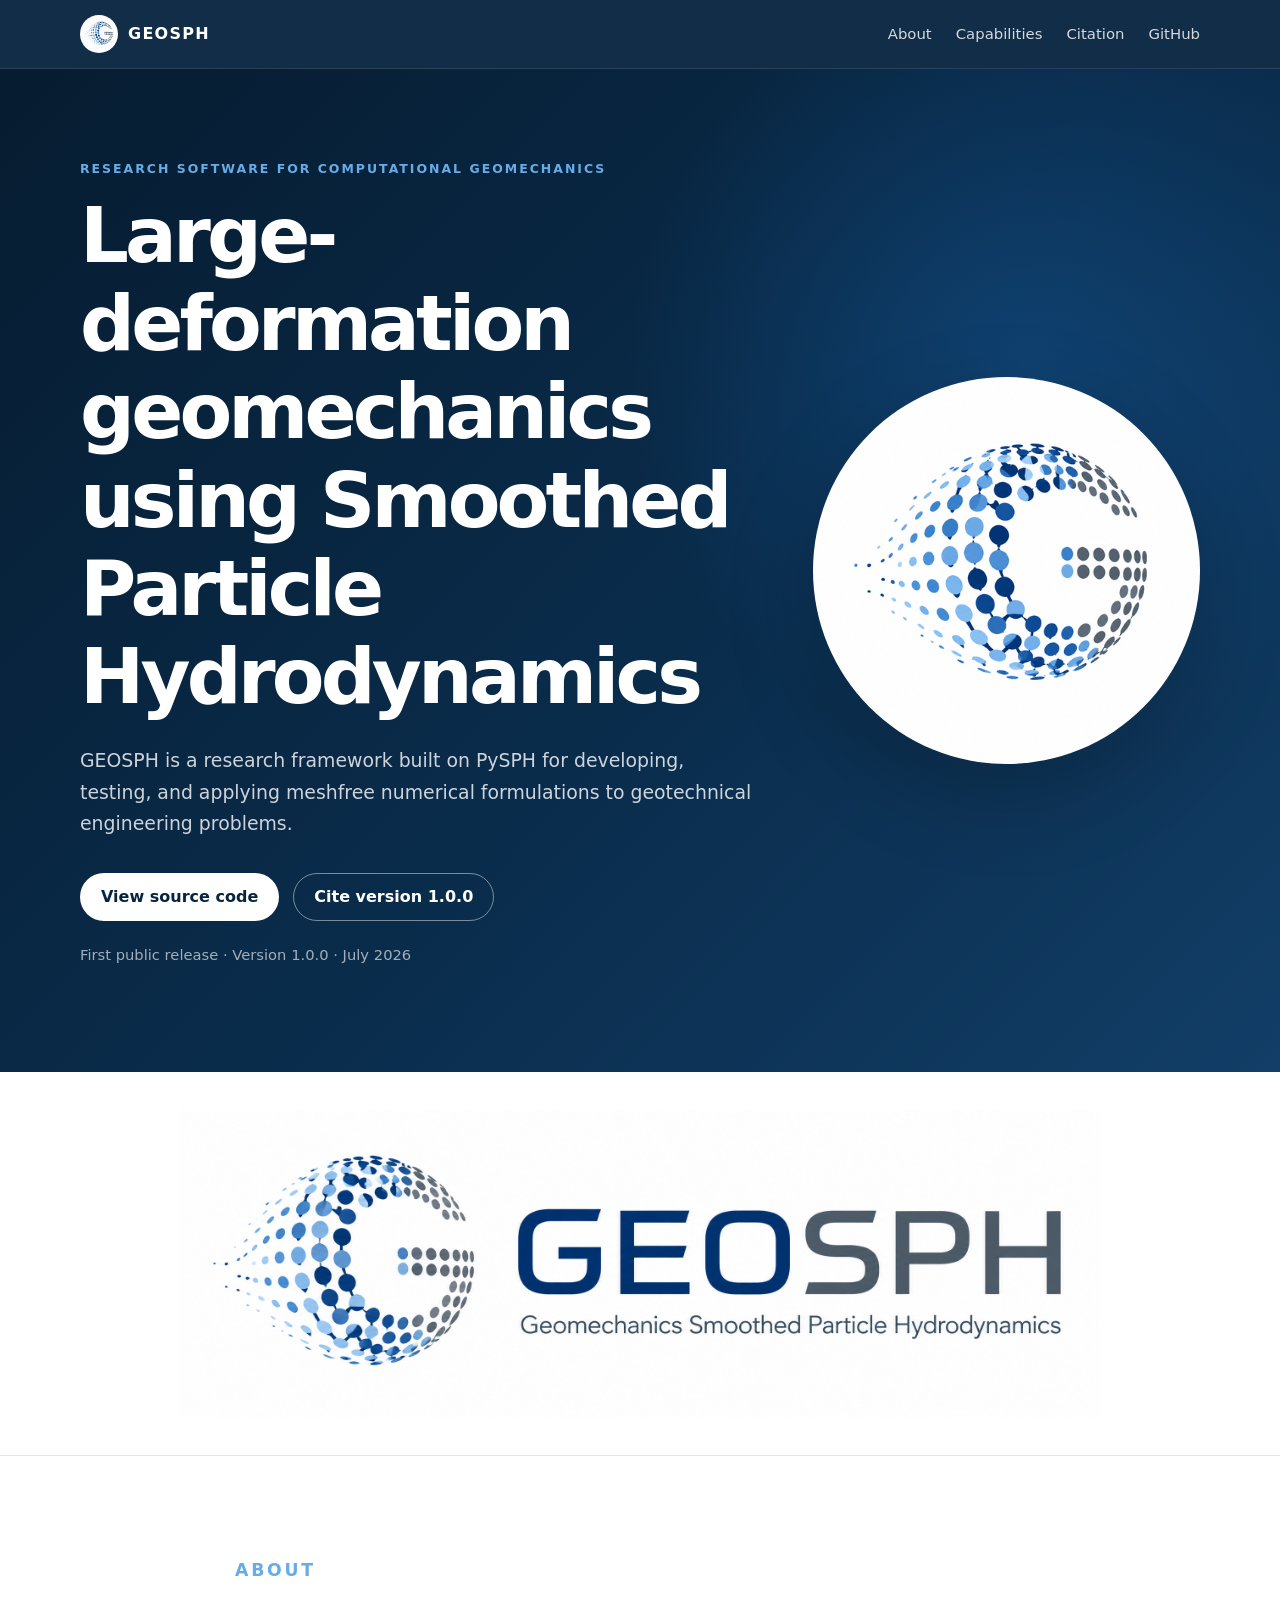
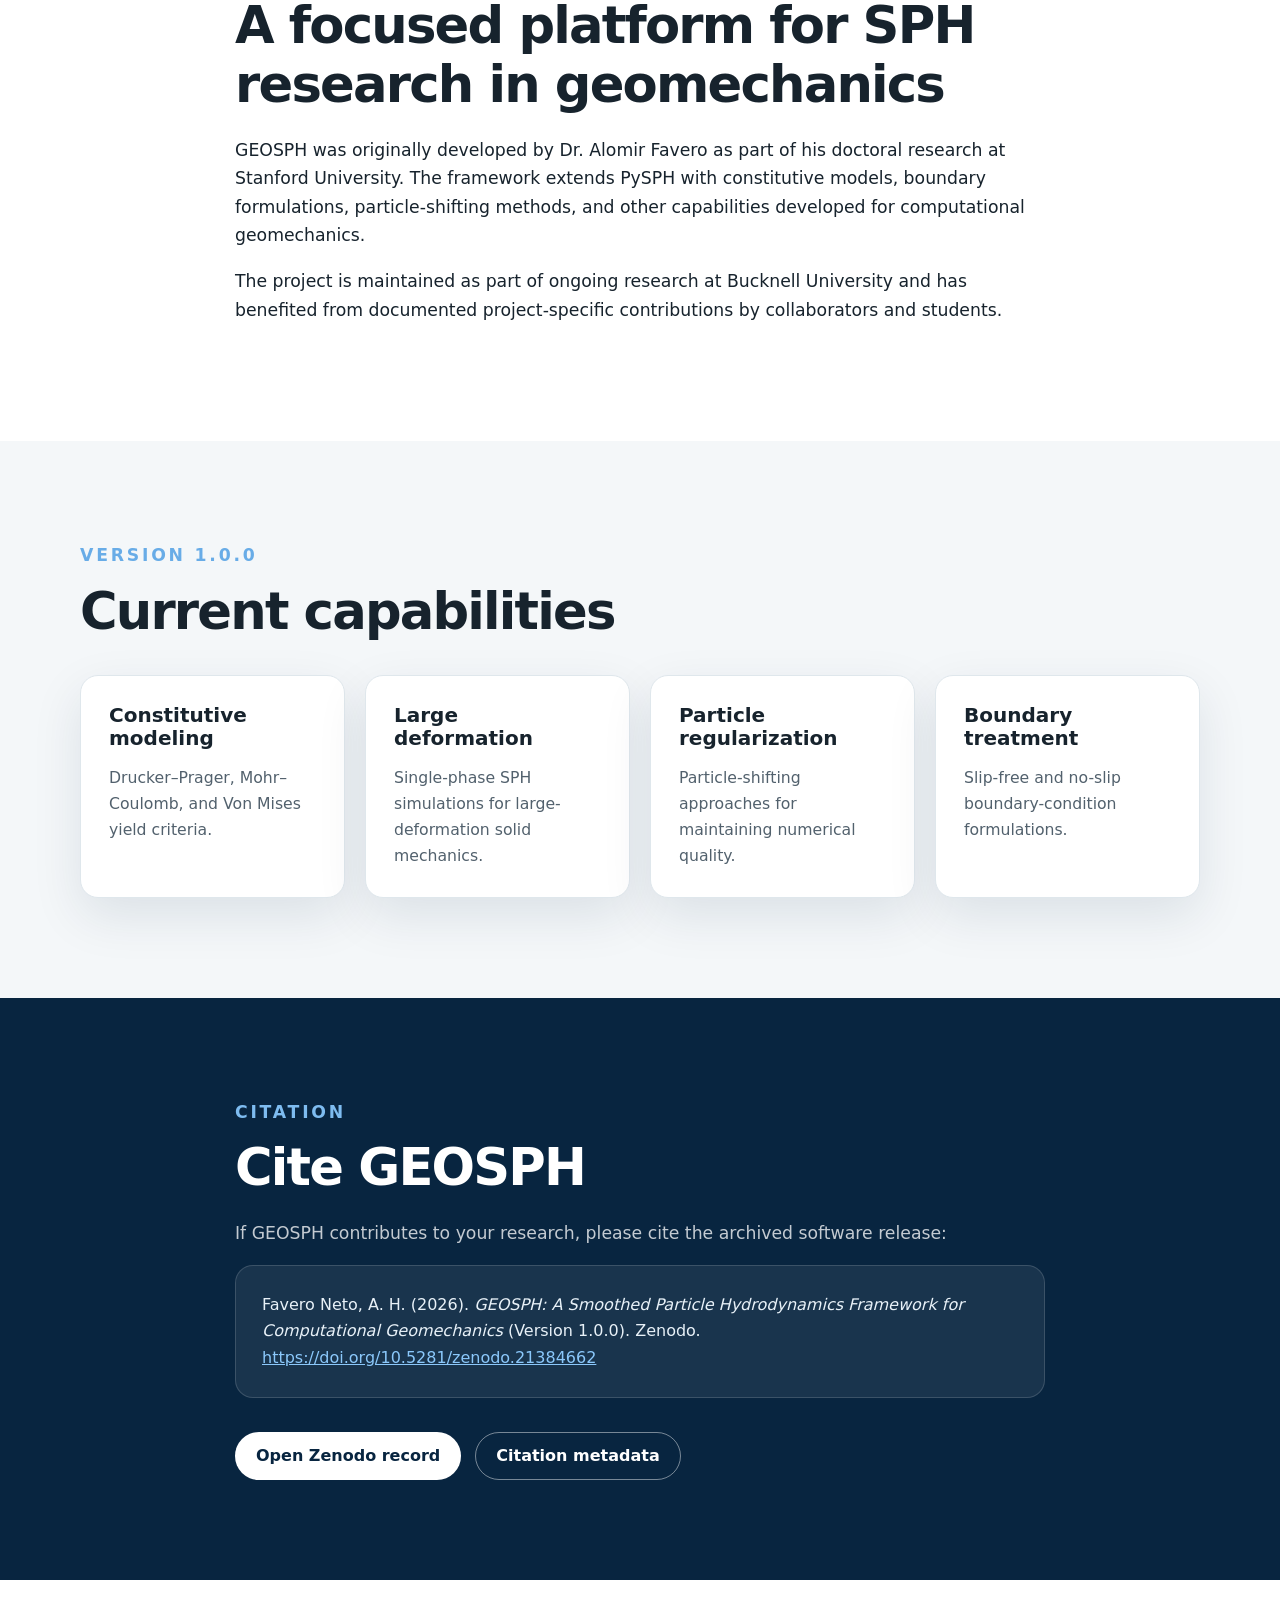
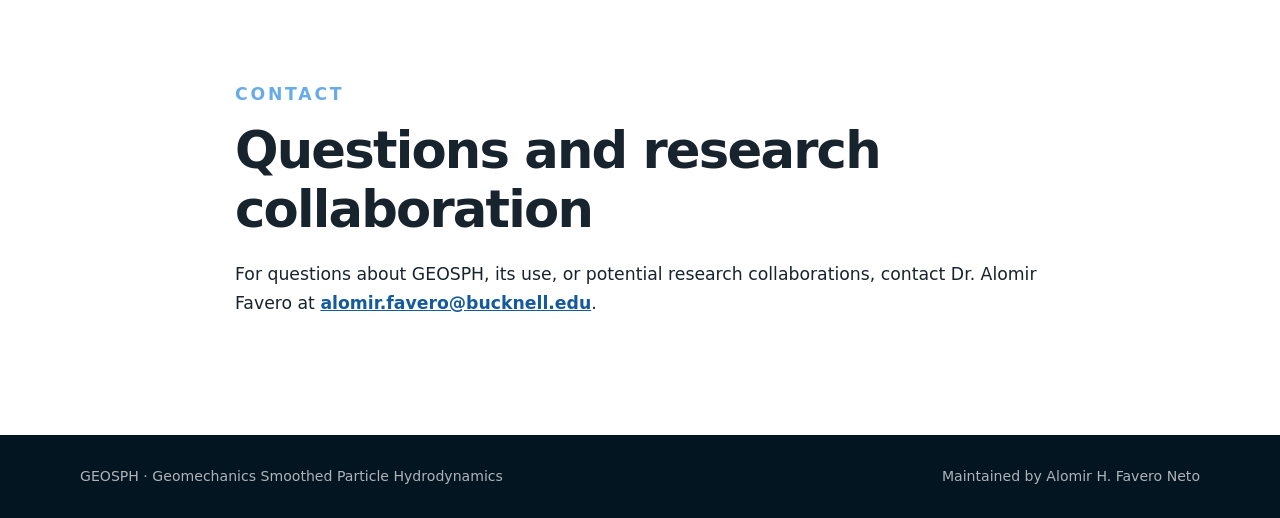
<file: docs/index.html>
<!doctype html>
<html lang="en">
<head>
  <meta charset="utf-8">
  <meta name="viewport" content="width=device-width, initial-scale=1">
  <meta name="description" content="GEOSPH is a Smoothed Particle Hydrodynamics framework for computational geomechanics.">
  <meta name="author" content="Alomir H. Favero Neto">
  <meta property="og:title" content="GEOSPH">
  <meta property="og:description" content="A Smoothed Particle Hydrodynamics framework for computational geomechanics.">
  <meta property="og:type" content="website">
  <meta property="og:image" content="assets/geosph-social-preview.png">
  <meta name="theme-color" content="#082540">

  <title>GEOSPH | Computational Geomechanics with SPH</title>

  <link rel="icon" type="image/png" href="assets/favicon.png">
  <link rel="stylesheet" href="styles.css">
</head>

<body>
  <header class="site-header">
    <div class="container nav-wrap">
      <a class="brand" href="#top" aria-label="GEOSPH home">
        <img src="assets/geosph-icon-512.png" alt="" width="38" height="38">
        <span>GEOSPH</span>
      </a>

      <nav aria-label="Main navigation">
        <a href="#about">About</a>
        <a href="#capabilities">Capabilities</a>
        <a href="#citation">Citation</a>
        <a href="https://github.com/alomirhfn/GEOSPH">GitHub</a>
      </nav>
    </div>
  </header>

  <main id="top">
    <section class="hero">
      <div class="container hero-grid">
        <div class="hero-copy">
          <p class="eyebrow">Research software for computational geomechanics</p>
          <h1>Large-deformation geomechanics using Smoothed Particle Hydrodynamics</h1>
          <p class="lede">
            GEOSPH is a research framework built on PySPH for developing,
            testing, and applying meshfree numerical formulations to
            geotechnical engineering problems.
          </p>

          <div class="actions">
            <a class="button primary" href="https://github.com/alomirhfn/GEOSPH">
              View source code
            </a>
            <a class="button secondary" href="https://doi.org/10.5281/zenodo.21384662">
              Cite version 1.0.0
            </a>
          </div>

          <p class="release-note">First public release · Version 1.0.0 · July 2026</p>
        </div>

        <div class="hero-mark" aria-hidden="true">
          <img src="assets/geosph-icon-512.png" alt="">
        </div>
      </div>
    </section>

    <section class="logo-strip" aria-label="GEOSPH project logo">
      <div class="container">
        <img
          src="assets/geosph-logo-light.png"
          alt="GEOSPH — Geomechanics Smoothed Particle Hydrodynamics">
      </div>
    </section>

    <section id="about" class="section">
      <div class="container narrow">
        <p class="section-label">About</p>
        <h2>A focused platform for SPH research in geomechanics</h2>
        <p>
          GEOSPH was originally developed by Dr. Alomir Favero as part of his
          doctoral research at Stanford University. The framework extends PySPH
          with constitutive models, boundary formulations, particle-shifting
          methods, and other capabilities developed for computational
          geomechanics.
        </p>
        <p>
          The project is maintained as part of ongoing research at Bucknell
          University and has benefited from documented project-specific
          contributions by collaborators and students.
        </p>
      </div>
    </section>

    <section id="capabilities" class="section muted">
      <div class="container">
        <p class="section-label">Version 1.0.0</p>
        <h2>Current capabilities</h2>

        <div class="cards">
          <article class="card">
            <h3>Constitutive modeling</h3>
            <p>Drucker–Prager, Mohr–Coulomb, and Von Mises yield criteria.</p>
          </article>

          <article class="card">
            <h3>Large deformation</h3>
            <p>Single-phase SPH simulations for large-deformation solid mechanics.</p>
          </article>

          <article class="card">
            <h3>Particle regularization</h3>
            <p>Particle-shifting approaches for maintaining numerical quality.</p>
          </article>

          <article class="card">
            <h3>Boundary treatment</h3>
            <p>Slip-free and no-slip boundary-condition formulations.</p>
          </article>
        </div>
      </div>
    </section>

    <section id="citation" class="section citation-section">
      <div class="container narrow">
        <p class="section-label">Citation</p>
        <h2>Cite GEOSPH</h2>
        <p>If GEOSPH contributes to your research, please cite the archived software release:</p>

        <div class="citation-box">
          Favero Neto, A. H. (2026).
          <em>GEOSPH: A Smoothed Particle Hydrodynamics Framework for Computational Geomechanics</em>
          (Version 1.0.0). Zenodo.
          <a href="https://doi.org/10.5281/zenodo.21384662">https://doi.org/10.5281/zenodo.21384662</a>
        </div>

        <div class="actions citation-actions">
          <a class="button primary" href="https://doi.org/10.5281/zenodo.21384662">
            Open Zenodo record
          </a>
          <a class="button secondary" href="https://github.com/alomirhfn/GEOSPH/blob/main/CITATION.cff">
            Citation metadata
          </a>
        </div>
      </div>
    </section>

    <section class="section contact-section">
      <div class="container narrow">
        <p class="section-label">Contact</p>
        <h2>Questions and research collaboration</h2>
        <p>
          For questions about GEOSPH, its use, or potential research
          collaborations, contact Dr. Alomir Favero at
          <a href="mailto:alomir.favero@bucknell.edu">alomir.favero@bucknell.edu</a>.
        </p>
      </div>
    </section>
  </main>

  <footer>
    <div class="container footer-wrap">
      <span>GEOSPH · Geomechanics Smoothed Particle Hydrodynamics</span>
      <span>Maintained by Alomir H. Favero Neto</span>
    </div>
  </footer>
</body>
</html>
</file>
<file: docs/styles.css>
:root {
  --navy: #082540;
  --navy-light: #123e67;
  --blue: #155a9d;
  --blue-light: #eaf3fb;
  --slate: #52616d;
  --ink: #17232d;
  --muted: #f4f7f9;
  --line: #dfe7ec;
  --white: #ffffff;
  --max-width: 1120px;
  --radius: 18px;
  --shadow: 0 18px 50px rgba(8, 37, 64, 0.10);
}

* {
  box-sizing: border-box;
}

html {
  scroll-behavior: smooth;
}

body {
  margin: 0;
  color: var(--ink);
  background: var(--white);
  font-family:
    Inter, ui-sans-serif, system-ui, -apple-system, BlinkMacSystemFont,
    "Segoe UI", sans-serif;
  line-height: 1.65;
}

a {
  color: var(--blue);
}

img {
  max-width: 100%;
}

.container {
  width: min(calc(100% - 40px), var(--max-width));
  margin-inline: auto;
}

.narrow {
  max-width: 810px;
}

.site-header {
  position: sticky;
  top: 0;
  z-index: 20;
  color: var(--white);
  background: rgba(8, 37, 64, 0.96);
  border-bottom: 1px solid rgba(255, 255, 255, 0.10);
  backdrop-filter: blur(12px);
}

.nav-wrap {
  min-height: 68px;
  display: flex;
  align-items: center;
  justify-content: space-between;
  gap: 32px;
}

.brand {
  display: inline-flex;
  align-items: center;
  gap: 10px;
  color: var(--white);
  font-weight: 800;
  letter-spacing: 0.08em;
  text-decoration: none;
}

.brand img {
  width: 38px;
  height: 38px;
  border-radius: 50%;
}

nav {
  display: flex;
  gap: 24px;
}

nav a {
  color: rgba(255, 255, 255, 0.82);
  font-size: 0.93rem;
  text-decoration: none;
}

nav a:hover {
  color: var(--white);
}

.hero {
  color: var(--white);
  background:
    radial-gradient(circle at 80% 30%, rgba(21, 90, 157, 0.45), transparent 32%),
    linear-gradient(135deg, #061c30 0%, #0a2d4d 58%, #123e67 100%);
  overflow: hidden;
}

.hero-grid {
  min-height: 650px;
  display: grid;
  grid-template-columns: minmax(0, 1.4fr) minmax(260px, 0.8fr);
  align-items: center;
  gap: 56px;
  padding-block: 90px;
}

.eyebrow,
.section-label {
  margin: 0 0 12px;
  color: #68ace7;
  font-size: 0.78rem;
  font-weight: 800;
  letter-spacing: 0.16em;
  text-transform: uppercase;
}

h1,
h2,
h3 {
  margin-top: 0;
  line-height: 1.15;
}

h1 {
  max-width: 820px;
  margin-bottom: 24px;
  font-size: clamp(2.6rem, 6vw, 5.3rem);
  letter-spacing: -0.05em;
}

h2 {
  margin-bottom: 22px;
  font-size: clamp(2rem, 4vw, 3.2rem);
  letter-spacing: -0.035em;
}

h3 {
  margin-bottom: 12px;
  font-size: 1.25rem;
}

.lede {
  max-width: 730px;
  margin: 0;
  color: rgba(255, 255, 255, 0.80);
  font-size: 1.18rem;
}

.actions {
  display: flex;
  flex-wrap: wrap;
  gap: 14px;
  margin-top: 34px;
}

.button {
  display: inline-flex;
  align-items: center;
  justify-content: center;
  min-height: 48px;
  padding: 0 20px;
  border: 1px solid transparent;
  border-radius: 999px;
  font-weight: 750;
  text-decoration: none;
}

.button.primary {
  color: var(--navy);
  background: var(--white);
}

.button.secondary {
  color: var(--white);
  background: transparent;
  border-color: rgba(255, 255, 255, 0.45);
}

.button:hover {
  transform: translateY(-1px);
}

.release-note {
  margin-top: 22px;
  color: rgba(255, 255, 255, 0.62);
  font-size: 0.92rem;
}

.hero-mark {
  display: grid;
  place-items: center;
}

.hero-mark img {
  width: min(100%, 410px);
  border-radius: 50%;
  box-shadow: 0 30px 90px rgba(0, 0, 0, 0.20);
}

.logo-strip {
  padding: 38px 0;
  border-bottom: 1px solid var(--line);
}

.logo-strip img {
  display: block;
  width: min(100%, 920px);
  margin: 0 auto;
}

.section {
  padding: 100px 0;
}

.section p {
  font-size: 1.08rem;
}

.muted {
  background: var(--muted);
}

.cards {
  display: grid;
  grid-template-columns: repeat(4, 1fr);
  gap: 20px;
  margin-top: 34px;
}

.card {
  padding: 28px;
  background: var(--white);
  border: 1px solid var(--line);
  border-radius: var(--radius);
  box-shadow: var(--shadow);
}

.card p {
  margin-bottom: 0;
  color: var(--slate);
  font-size: 0.98rem;
}

.citation-section {
  color: var(--white);
  background: var(--navy);
}

.citation-section .section-label {
  color: #7ebcf0;
}

.citation-section p {
  color: rgba(255, 255, 255, 0.76);
}

.citation-box {
  padding: 26px;
  color: #e8f1f8;
  background: rgba(255, 255, 255, 0.07);
  border: 1px solid rgba(255, 255, 255, 0.15);
  border-radius: var(--radius);
}

.citation-box a {
  color: #8bc8fb;
}

.citation-actions .button.primary {
  color: var(--navy);
  background: var(--white);
}

.citation-actions .button.secondary {
  color: var(--white);
}

.contact-section a {
  font-weight: 700;
}

footer {
  padding: 30px 0;
  color: rgba(255, 255, 255, 0.68);
  background: #041522;
  font-size: 0.88rem;
}

.footer-wrap {
  display: flex;
  justify-content: space-between;
  gap: 24px;
}

@media (max-width: 900px) {
  .hero-grid {
    min-height: auto;
    grid-template-columns: 1fr;
    padding-block: 78px;
  }

  .hero-mark {
    display: none;
  }

  .cards {
    grid-template-columns: repeat(2, 1fr);
  }
}

@media (max-width: 680px) {
  .container {
    width: min(calc(100% - 28px), var(--max-width));
  }

  nav {
    display: none;
  }

  .hero-grid {
    padding-block: 64px;
  }

  h1 {
    font-size: 2.65rem;
  }

  .section {
    padding: 72px 0;
  }

  .cards {
    grid-template-columns: 1fr;
  }

  .actions,
  .footer-wrap {
    flex-direction: column;
    align-items: stretch;
  }

  .button {
    width: 100%;
  }
}
</file>
